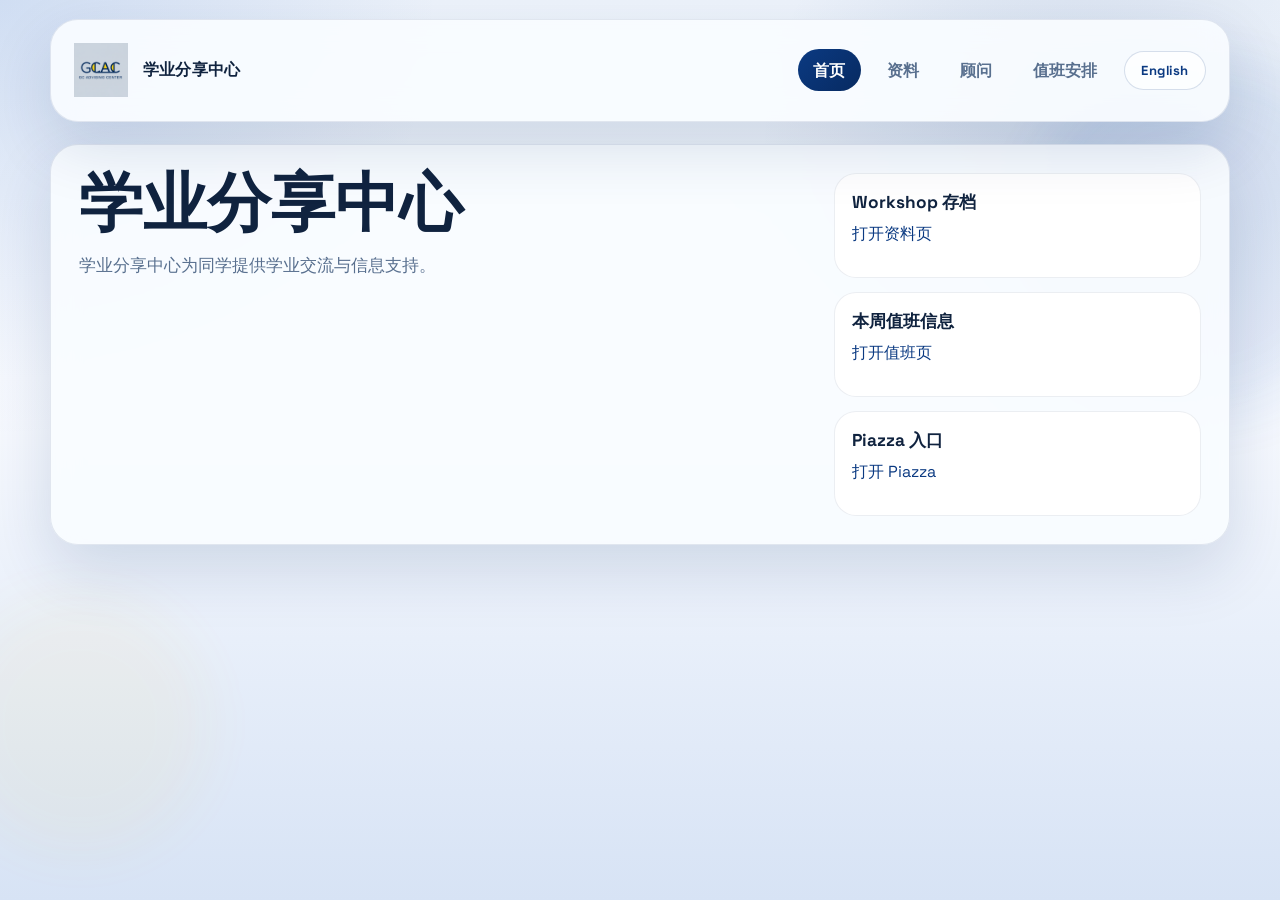
<file: index.html>
<!DOCTYPE html>
<html lang="zh-CN">
<head>
  <meta charset="UTF-8">
  <meta name="viewport" content="width=device-width, initial-scale=1.0">
  <title>GC Advising Center</title>
  <meta
    name="description"
    content="GC Advising Center with workshop materials, advisor profiles, weekday evening duty schedule, and Piazza access."
  >
  <link rel="preconnect" href="https://fonts.googleapis.com">
  <link rel="preconnect" href="https://fonts.gstatic.com" crossorigin>
  <link
    href="https://fonts.googleapis.com/css2?family=Manrope:wght@400;500;700;800&family=Space+Grotesk:wght@500;700&display=swap"
    rel="stylesheet"
  >
  <link rel="stylesheet" href="./assets/styles.css">
</head>
<body data-page="home">
  <div class="page-shell">
    <header class="topbar panel panel--nav">
      <a class="brand" href="./index.html"><img class="brand__logo" src="./assets/GCAC.png" alt="GC Advising Center logo"><span class="brand__text" id="brandText"></span></a>
      <div class="topbar__actions">
        <nav class="site-nav" id="siteNav" aria-label="Primary"></nav>
        <button class="lang-toggle" id="langToggle" type="button" aria-label="Switch language"></button>
      </div>
    </header>

    <main class="main-layout">
      <section class="hero hero--home panel panel--hero">
        <div class="hero__copy hero__copy--wide">
          <p class="eyebrow" id="siteTagline"></p>
          <h1 id="siteTitle"></h1>
          <p class="hero__description" id="siteDescription"></p>
        </div>
        <div class="hero__meta" id="homeEntryCards"></div>
      </section>
    </main>
  </div>

  <script src="./content/site-content.js"></script>
  <script src="./assets/app.js"></script>
</body>
</html>
</file>
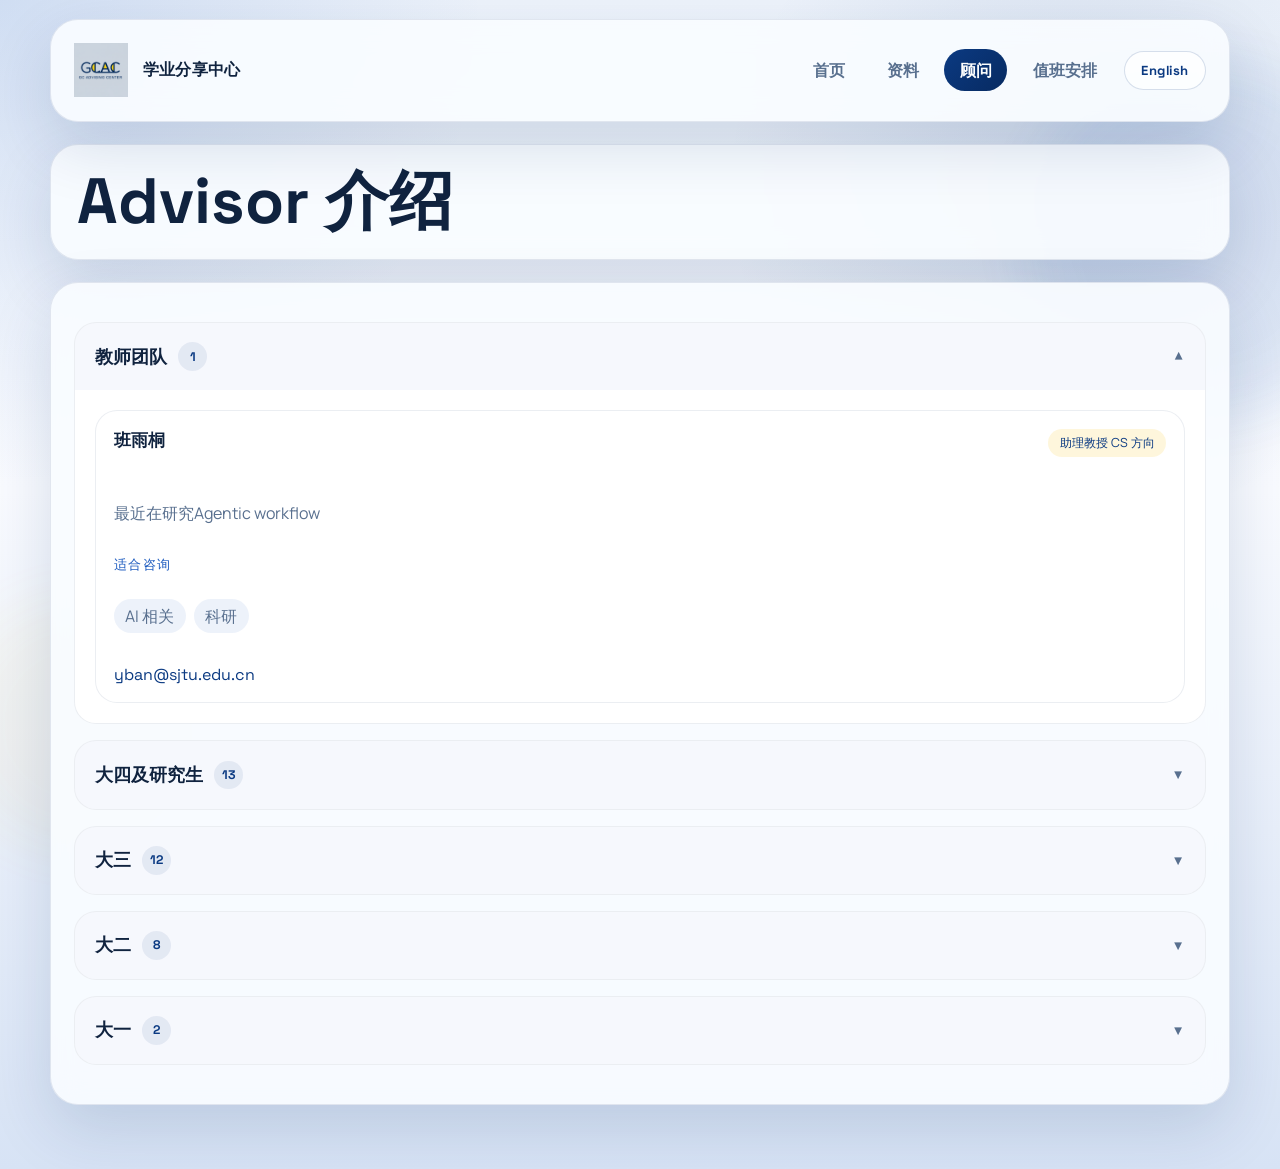
<file: advisors.html>
<!DOCTYPE html>
<html lang="zh-CN">
<head>
  <meta charset="UTF-8">
  <meta name="viewport" content="width=device-width, initial-scale=1.0">
  <title>Advisors | GC Advising Center</title>
  <meta name="description" content="Advisor profiles for the GC Advising Center.">
  <link rel="preconnect" href="https://fonts.googleapis.com">
  <link rel="preconnect" href="https://fonts.gstatic.com" crossorigin>
  <link href="https://fonts.googleapis.com/css2?family=Manrope:wght@400;500;700;800&family=Space+Grotesk:wght@500;700&display=swap" rel="stylesheet">
  <link rel="stylesheet" href="./assets/styles.css">
  
</head>
<body data-page="advisors">
  <div class="page-shell">
    <header class="topbar panel panel--nav">
      <a class="brand" href="./index.html">
        <img class="brand__logo" src="./assets/GCAC.png" alt="GC Advising Center logo">
        <span class="brand__text" id="brandText"></span>
      </a>
      <div class="topbar__actions">
        <nav class="site-nav" id="siteNav" aria-label="Primary"></nav>
        <button class="lang-toggle" id="langToggle" type="button" aria-label="Switch language"></button>
      </div>
    </header>

    <main class="main-layout">
      <section class="subpage-hero panel">
        <p class="eyebrow" id="pageKicker"></p>
        <h1 id="pageTitle"></h1>
        <p class="hero__description" id="pageDescription"></p>
      </section>

      <section class="panel">
        <div class="section-heading">
          <p class="section-kicker" id="advisorDirectoryKicker"></p>
          <h2 id="advisorDirectoryTitle"></h2>
        </div>
        <div id="accordionContainer"></div>
      </section>
    </main>
  </div>

  <script src="./content/site-content.js"></script>
  <script src="./assets/app.js"></script>
</body>
</html>
</file>
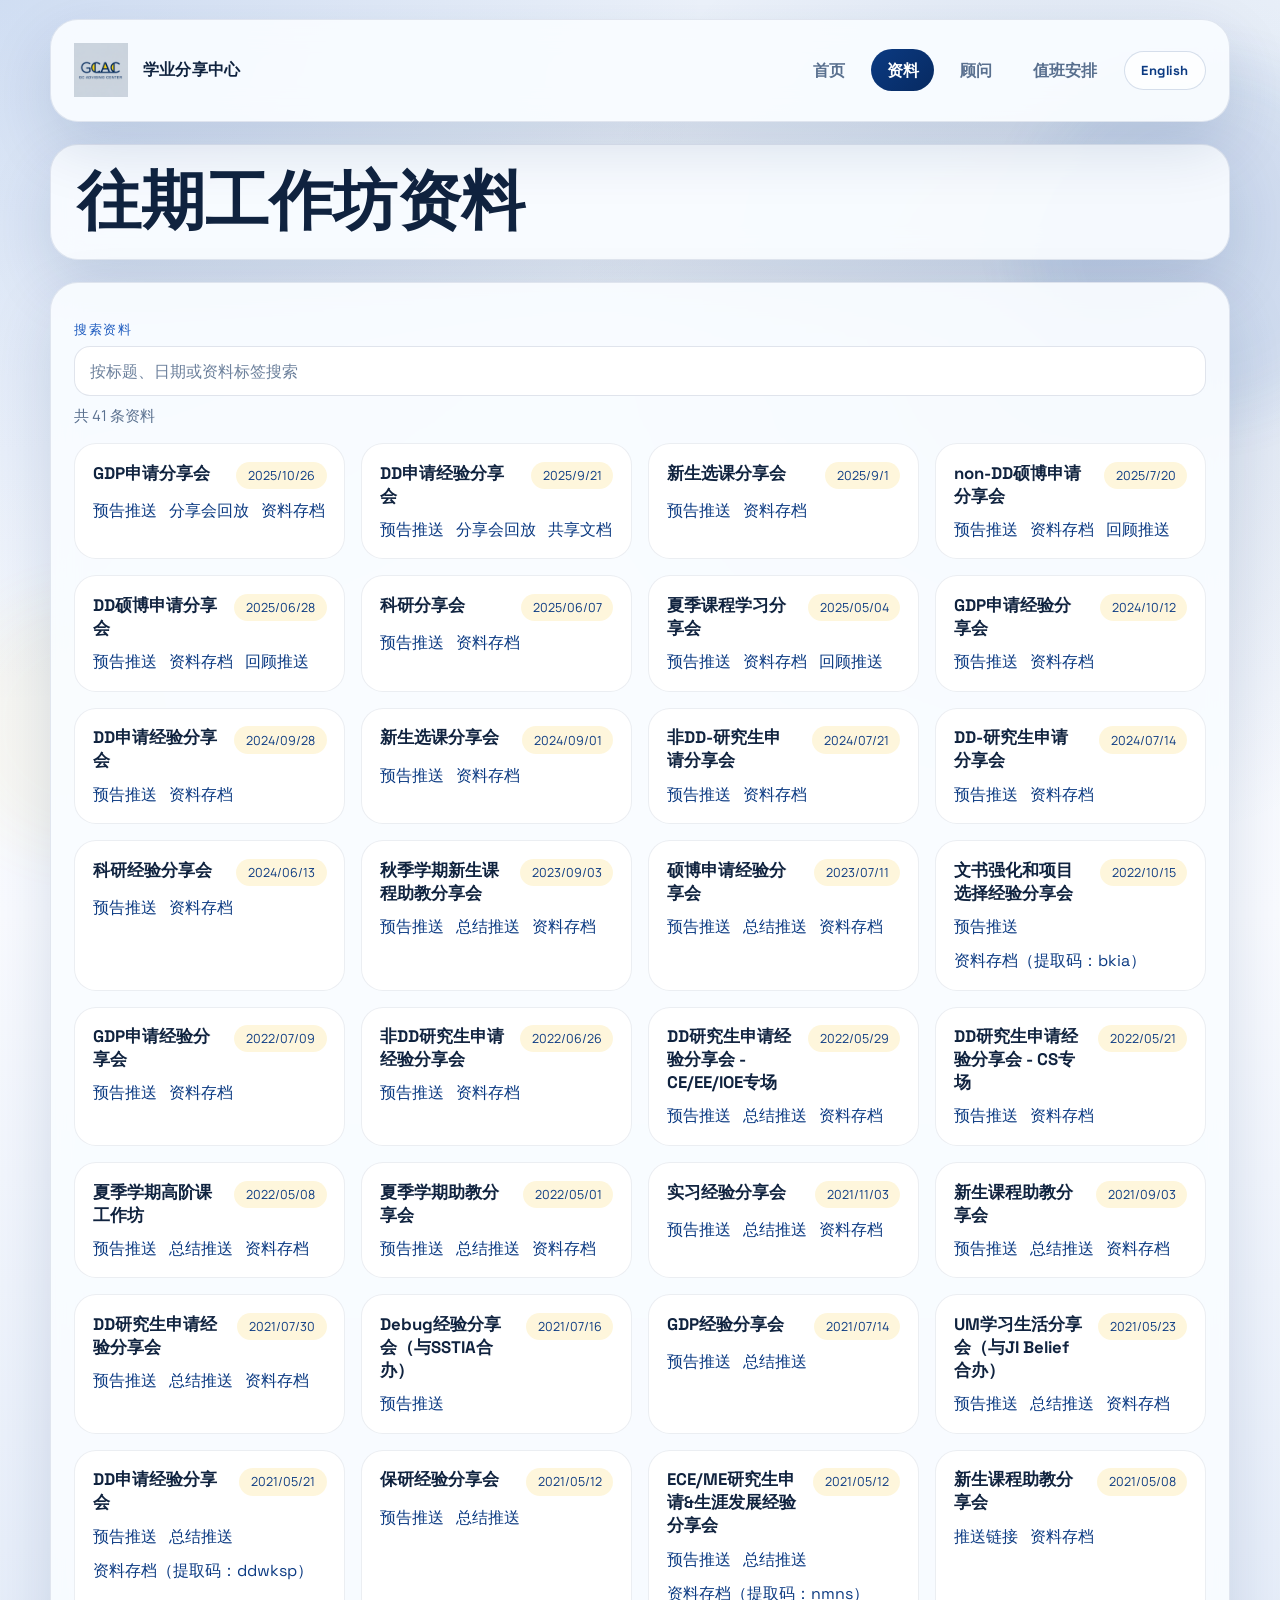
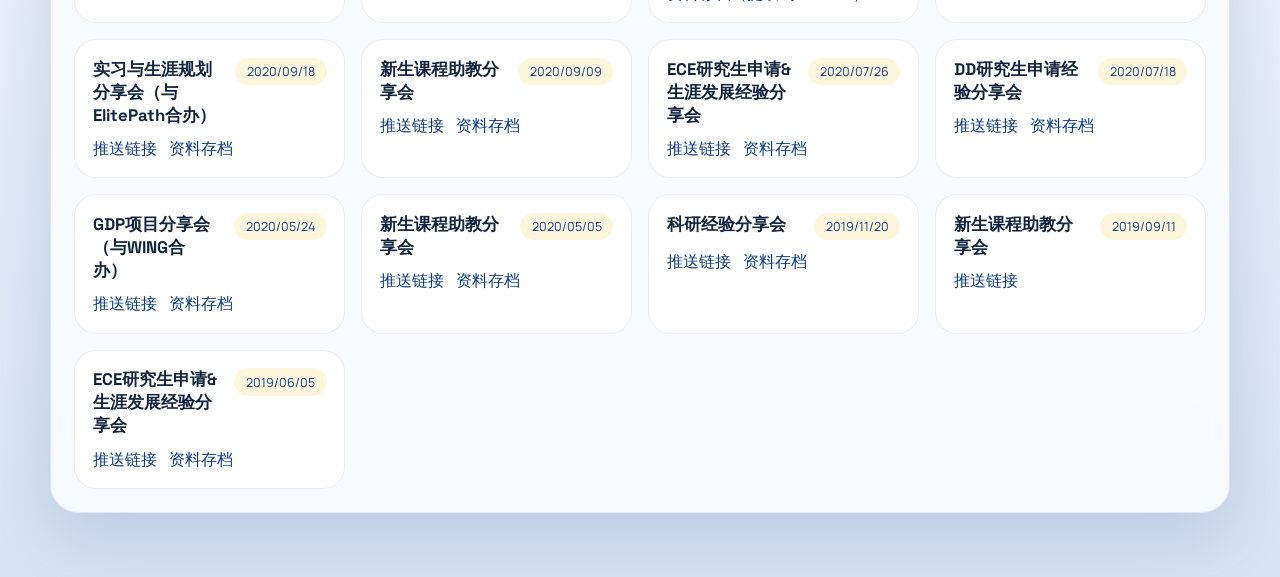
<file: archive.html>
<!DOCTYPE html>
<html lang="en">
<head>
  <meta charset="UTF-8">
  <meta http-equiv="refresh" content="0; url=./materials.html">
  <meta name="viewport" content="width=device-width, initial-scale=1.0">
  <title>Redirecting To Materials</title>
</head>
<body>
  <p>Redirecting to <a href="./materials.html">materials.html</a>...</p>
</body>
</html>
</file>
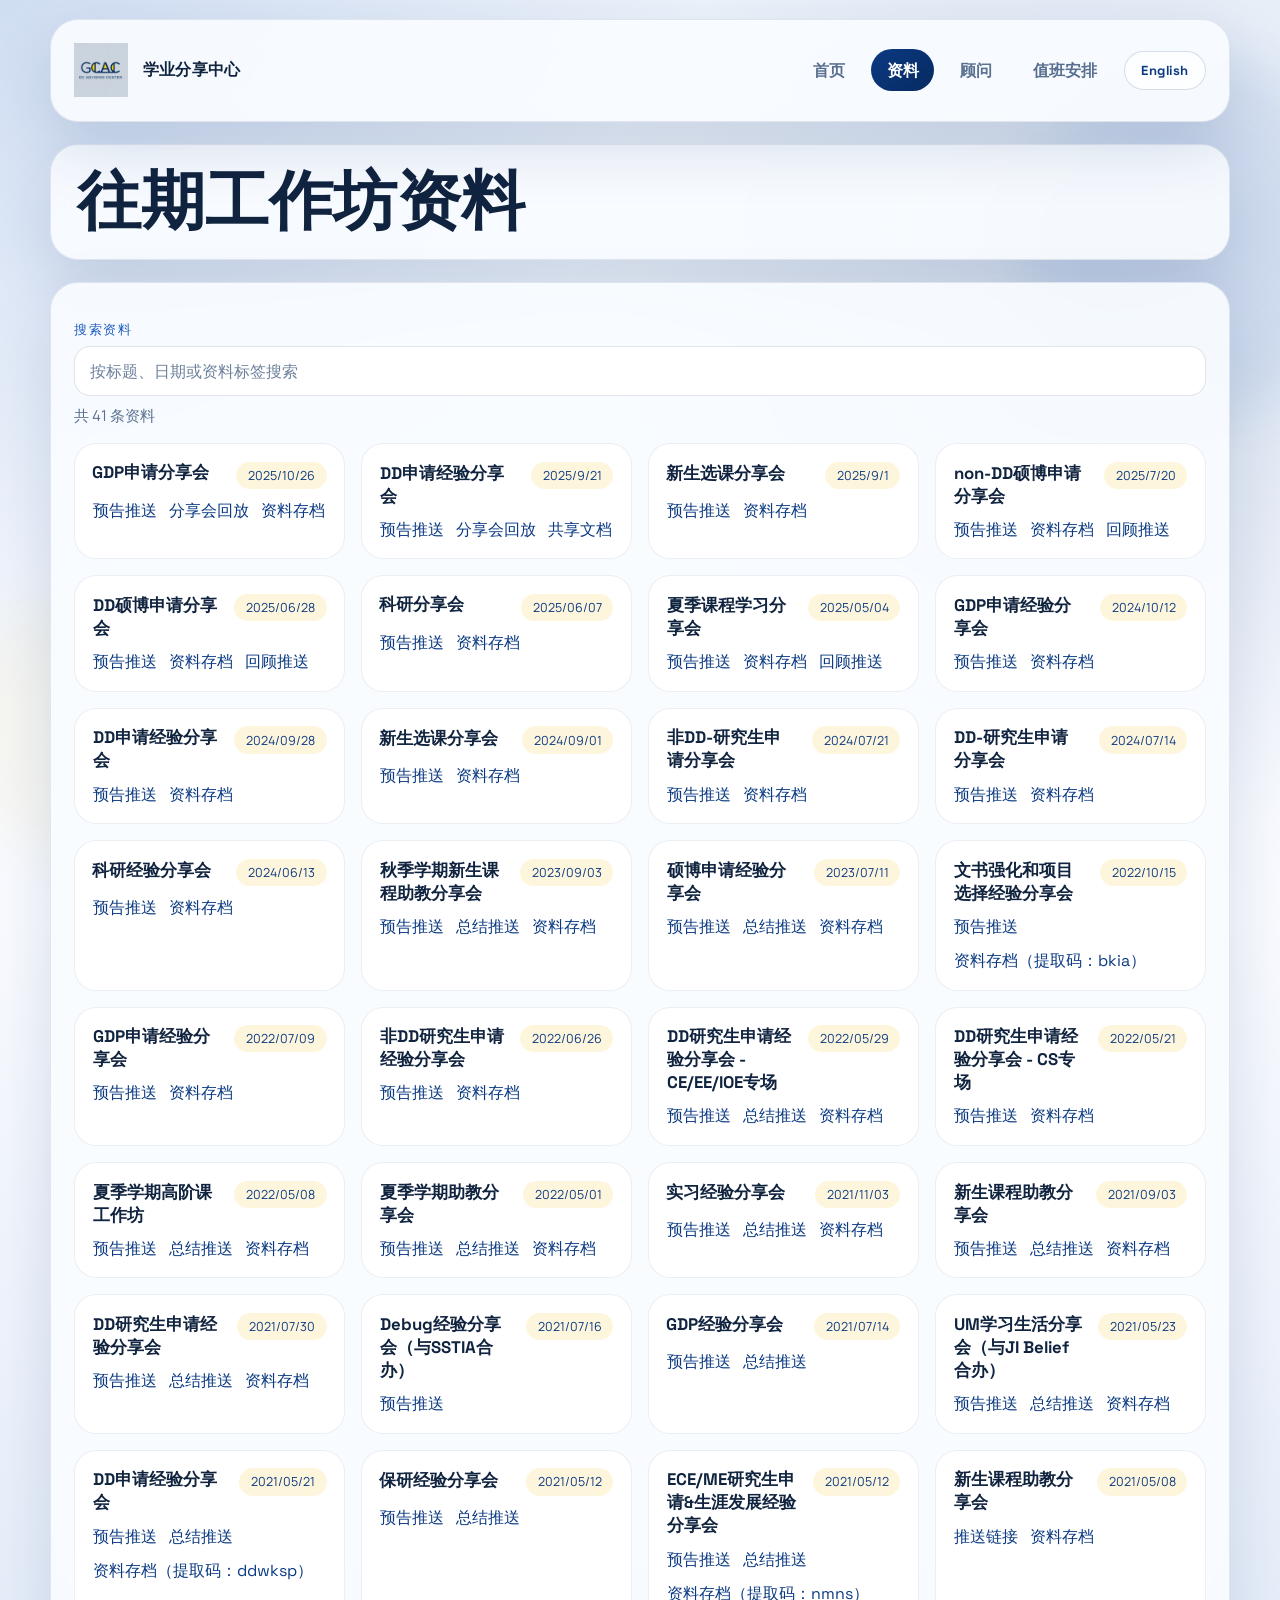
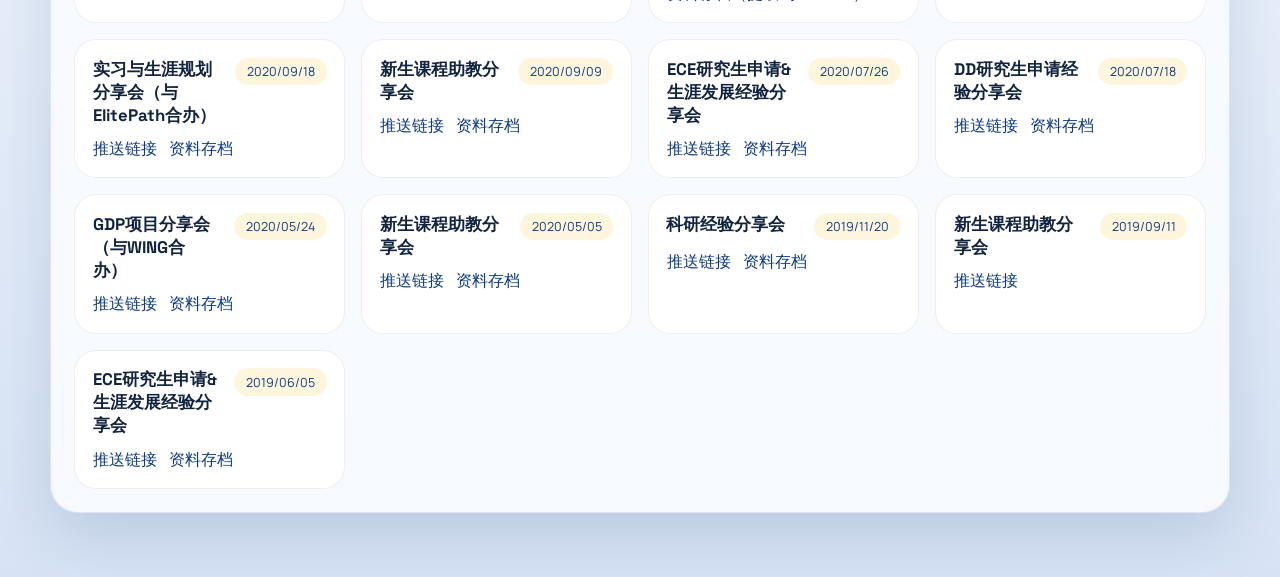
<file: materials.html>
<!DOCTYPE html>
<html lang="zh-CN">
<head>
  <meta charset="UTF-8">
  <meta name="viewport" content="width=device-width, initial-scale=1.0">
  <title>Materials | GC Advising Center</title>
  <meta
    name="description"
    content="Workshop archive and materials for the GC Advising Center."
  >
  <link rel="preconnect" href="https://fonts.googleapis.com">
  <link rel="preconnect" href="https://fonts.gstatic.com" crossorigin>
  <link
    href="https://fonts.googleapis.com/css2?family=Manrope:wght@400;500;700;800&family=Space+Grotesk:wght@500;700&display=swap"
    rel="stylesheet"
  >
  <link rel="stylesheet" href="./assets/styles.css">
</head>
<body data-page="materials">
  <div class="page-shell">
    <header class="topbar panel panel--nav">
      <a class="brand" href="./index.html"><img class="brand__logo" src="./assets/GCAC.png" alt="GC Advising Center logo"><span class="brand__text" id="brandText"></span></a>
      <div class="topbar__actions">
        <nav class="site-nav" id="siteNav" aria-label="Primary"></nav>
        <button class="lang-toggle" id="langToggle" type="button" aria-label="Switch language"></button>
      </div>
    </header>

    <main class="main-layout">
      <section class="subpage-hero panel">
        <p class="eyebrow" id="pageKicker"></p>
        <h1 id="pageTitle"></h1>
        <p class="hero__description" id="pageDescription"></p>
      </section>

      <section class="panel">
        <div class="section-heading">
          <p class="section-kicker" id="materialsArchiveKicker"></p>
          <h2 id="materialsArchiveTitle"></h2>
        </div>
        <div class="materials-search" id="materialsSearch">
          <label class="search-field" for="materialsSearchInput">
            <span class="detail-label materials-search__label" id="materialsSearchLabel"></span>
            <input
              class="search-input"
              id="materialsSearchInput"
              type="search"
              autocomplete="off"
              spellcheck="false"
            >
          </label>
          <p class="materials-search__meta" id="materialsSearchMeta"></p>
        </div>
        <div class="material-list material-list--archive" id="materialsArchive"></div>
      </section>
    </main>
  </div>

  <script src="./content/site-content.js"></script>
  <script src="./assets/app.js"></script>
</body>
</html>
</file>
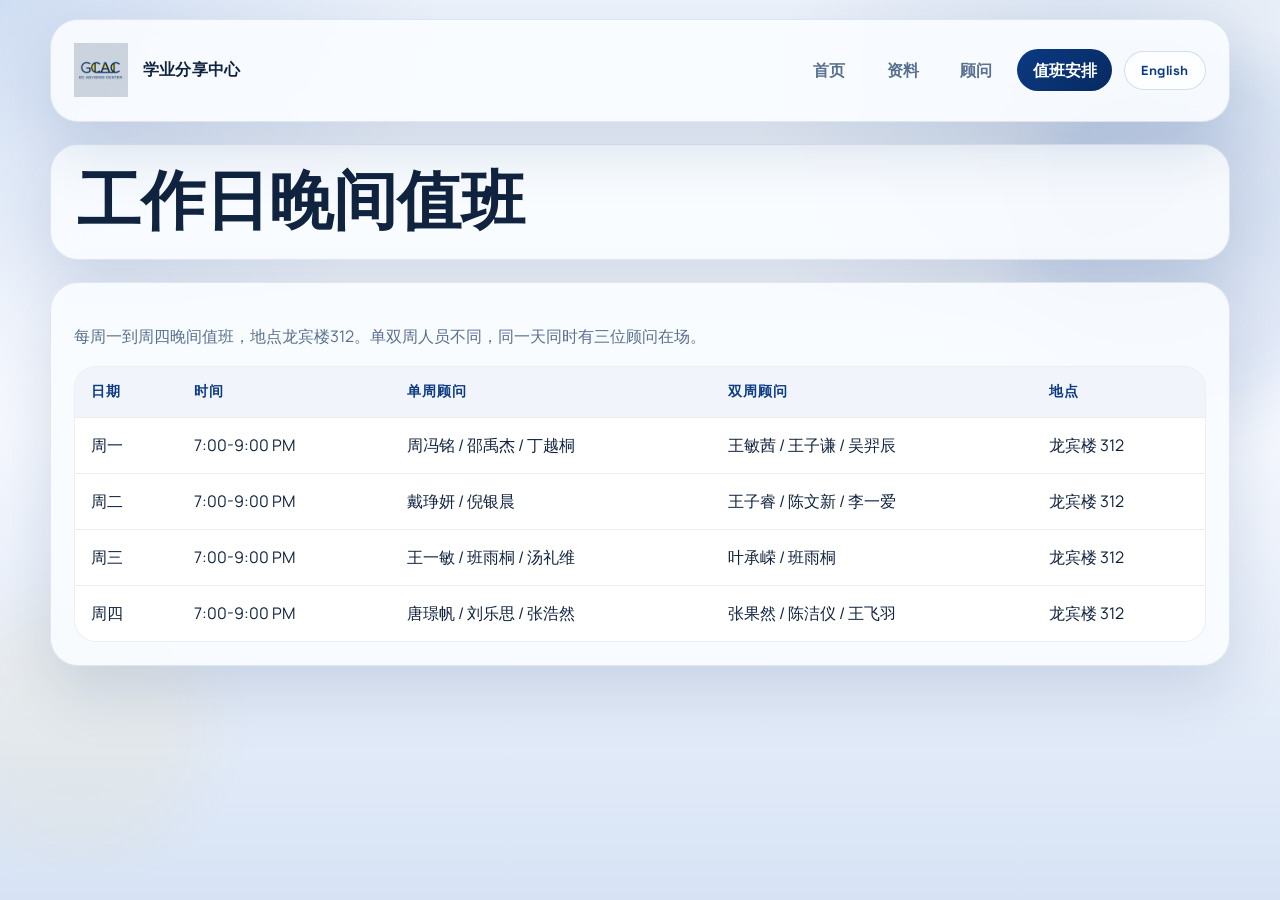
<file: schedule.html>
<!DOCTYPE html>
<html lang="zh-CN">
<head>
  <meta charset="UTF-8">
  <meta name="viewport" content="width=device-width, initial-scale=1.0">
  <title>Duty Schedule | GC Advising Center</title>
  <meta
    name="description"
    content="Weekday evening duty schedule for the GC Advising Center."
  >
  <link rel="preconnect" href="https://fonts.googleapis.com">
  <link rel="preconnect" href="https://fonts.gstatic.com" crossorigin>
  <link
    href="https://fonts.googleapis.com/css2?family=Manrope:wght@400;500;700;800&family=Space+Grotesk:wght@500;700&display=swap"
    rel="stylesheet"
  >
  <link rel="stylesheet" href="./assets/styles.css">
</head>
<body data-page="schedule">
  <div class="page-shell">
    <header class="topbar panel panel--nav">
      <a class="brand" href="./index.html"><img class="brand__logo" src="./assets/GCAC.png" alt="GC Advising Center logo"><span class="brand__text" id="brandText"></span></a>
      <div class="topbar__actions">
        <nav class="site-nav" id="siteNav" aria-label="Primary"></nav>
        <button class="lang-toggle" id="langToggle" type="button" aria-label="Switch language"></button>
      </div>
    </header>

    <main class="main-layout">
      <section class="subpage-hero panel">
        <p class="eyebrow" id="pageKicker"></p>
        <h1 id="pageTitle"></h1>
        <p class="hero__description" id="pageDescription"></p>
      </section>

      <section class="panel">
        <div class="section-heading">
          <p class="section-kicker" id="scheduleTableKicker"></p>
          <h2 id="scheduleTableTitle"></h2>
        </div>
        <p class="section-intro" id="scheduleIntro"></p>
        <div class="table-shell">
          <table class="schedule-table" id="dutyScheduleTable"></table>
        </div>
      </section>
    </main>
  </div>

  <script src="./content/site-content.js"></script>
  <script src="./assets/app.js"></script>
</body>
</html>
</file>
<file: assets/styles.css>
:root {
  --bg: #edf3fb;
  --bg-deep: #d7e3f5;
  --surface: rgba(249, 252, 255, 0.92);
  --surface-strong: #ffffff;
  --line: rgba(10, 44, 96, 0.1);
  --line-strong: rgba(10, 44, 96, 0.18);
  --text: #10233f;
  --muted: #59708f;
  --highlight: #0b3a82;
  --highlight-strong: #072a61;
  --highlight-soft: rgba(11, 58, 130, 0.1);
  --accent: #1d5bbf;
  --accent-soft: rgba(244, 198, 42, 0.16);
  --shadow: 0 24px 64px rgba(10, 44, 96, 0.14);
}

* {
  box-sizing: border-box;
}

html {
  scroll-behavior: smooth;
}

body {
  margin: 0;
  min-height: 100vh;
  font-family: "Manrope", "Segoe UI", sans-serif;
  color: var(--text);
  background:
    radial-gradient(circle at top left, rgba(29, 91, 191, 0.14), transparent 28%),
    radial-gradient(circle at 84% 16%, rgba(11, 58, 130, 0.12), transparent 24%),
    linear-gradient(180deg, var(--bg), #f9fbff 42%, var(--bg-deep) 100%);
}

body::before,
body::after {
  content: "";
  position: fixed;
  z-index: -1;
  border-radius: 999px;
  filter: blur(28px);
  opacity: 0.72;
}

body::before {
  width: 22rem;
  height: 22rem;
  top: 4rem;
  right: -6rem;
  background: rgba(29, 91, 191, 0.12);
}

body::after {
  width: 16rem;
  height: 16rem;
  bottom: 3rem;
  left: -3rem;
  background: rgba(244, 198, 42, 0.08);
}

.page-shell {
  width: min(1180px, calc(100% - 2rem));
  margin: 0 auto;
  padding: 1.2rem 0 4rem;
}

.main-layout {
  display: grid;
  gap: 1.35rem;
}

.panel {
  border: 1px solid var(--line);
  border-radius: 28px;
  background: var(--surface);
  box-shadow: var(--shadow);
  backdrop-filter: blur(14px);
  padding: 1.45rem;
}

.panel--nav {
  display: flex;
  justify-content: space-between;
  align-items: center;
  gap: 1rem;
  margin-bottom: 1.4rem;
  position: sticky;
  top: 1rem;
  z-index: 10;
}

.brand,
.nav-link,
.button,
.button--ghost,
.overview-card,
.text-link {
  text-decoration: none;
}

.brand {
  display: inline-flex;
  align-items: center;
  gap: 0.9rem;
  color: var(--text);
}

.brand__logo {
  display: block;
  width: auto;
  height: 54px;
  object-fit: contain;
}

.brand__text {
  font-family: "Space Grotesk", "Segoe UI", sans-serif;
  font-size: 1rem;
  font-weight: 700;
  letter-spacing: 0.02em;
}

.bilingual {
  display: inline-grid;
  gap: 0.16rem;
}

.bilingual--inline {
  display: inline-flex;
  flex-wrap: wrap;
  gap: 0.32rem;
  align-items: baseline;
}

.bilingual__zh {
  font-weight: 700;
  letter-spacing: 0.01em;
}

.bilingual__en {
  font-size: 0.86em;
  font-weight: 600;
  letter-spacing: 0.01em;
  opacity: 0.66;
}

.site-nav {
  display: flex;
  flex-wrap: wrap;
  justify-content: flex-end;
  gap: 0.65rem;
}

.topbar__actions {
  display: flex;
  align-items: center;
  gap: 0.75rem;
  margin-left: auto;
}

.nav-link {
  padding: 0.6rem 0.96rem;
  border-radius: 999px;
  color: var(--muted);
  font-weight: 700;
  transition: background-color 160ms ease, color 160ms ease, transform 160ms ease, box-shadow 160ms ease;
}

.nav-link:hover,
.nav-link:focus-visible {
  color: var(--highlight);
  background: rgba(255, 255, 255, 0.68);
  box-shadow: inset 0 0 0 1px rgba(29, 91, 191, 0.08);
  transform: translateY(-1px);
}

.nav-link--active {
  color: #fdfefe;
  background: linear-gradient(135deg, var(--highlight), var(--highlight-strong));
}

.lang-toggle {
  appearance: none;
  border: 1px solid rgba(11, 58, 130, 0.16);
  background: rgba(255, 255, 255, 0.72);
  color: var(--highlight);
  border-radius: 999px;
  padding: 0.62rem 1rem;
  font-family: "Space Grotesk", "Segoe UI", sans-serif;
  font-size: 0.82rem;
  font-weight: 700;
  letter-spacing: 0.04em;
  cursor: pointer;
  transition: transform 160ms ease, box-shadow 160ms ease, border-color 160ms ease, background-color 160ms ease;
}

.lang-toggle:hover,
.lang-toggle:focus-visible {
  transform: translateY(-1px);
  background: #ffffff;
  border-color: rgba(11, 58, 130, 0.28);
  box-shadow: inset 0 0 0 1px rgba(29, 91, 191, 0.08);
}

.nav-link .bilingual {
  gap: 0.02rem;
  text-align: center;
}

.nav-link .bilingual__zh {
  font-size: 0.74rem;
  line-height: 1.14;
}

.nav-link .bilingual__en {
  font-size: 0.63rem;
  line-height: 1.06;
  opacity: 0.78;
}

.hero--home {
  display: grid;
  grid-template-columns: minmax(0, 1.8fr) minmax(280px, 0.9fr);
  gap: 1.35rem;
  padding: 1.75rem;
}

.hero__copy {
  display: grid;
  align-content: start;
}

.hero__meta {
  display: grid;
  gap: 0.9rem;
}

.subpage-hero {
  padding: 1.65rem;
}

.eyebrow,
.section-kicker,
.meta-label,
.detail-label {
  margin: 0 0 0.7rem;
  font-family: "Space Grotesk", "Segoe UI", sans-serif;
  font-size: 0.79rem;
  letter-spacing: 0.12em;
  text-transform: uppercase;
  color: var(--accent);
}

#siteTitle,
.subpage-hero h1 {
  margin: 0;
  font-family: "Space Grotesk", "Segoe UI", sans-serif;
  font-size: clamp(2.5rem, 5vw, 4.4rem);
  line-height: 0.96;
  max-width: 12ch;
}

#siteTitle .bilingual,
.subpage-hero h1 .bilingual,
.section-heading h2 .bilingual,
.card__title .bilingual,
.hero__description .bilingual,
.section-intro .bilingual,
.card__body .bilingual,
.meta-value .bilingual,
.brand__text .bilingual {
  gap: 0.16rem;
}

#siteTitle .bilingual__zh,
.subpage-hero h1 .bilingual__zh {
  font-size: 1em;
  line-height: 0.98;
}

#siteTitle .bilingual__en,
.subpage-hero h1 .bilingual__en {
  font-size: 0.38em;
  line-height: 1.15;
  text-transform: none;
  letter-spacing: 0.04em;
  opacity: 0.52;
}

.section-heading h2 .bilingual__zh,
.card__title .bilingual__zh {
  font-size: 1em;
}

.section-heading h2 .bilingual__en,
.card__title .bilingual__en {
  font-size: 0.68em;
  opacity: 0.58;
}

.hero__description .bilingual__en,
.section-intro .bilingual__en,
.card__body .bilingual__en,
.meta-value .bilingual__en {
  font-size: 0.78em;
  line-height: 1.6;
  opacity: 0.62;
}

.brand__text .bilingual__zh {
  font-size: 1em;
}

.brand__text .bilingual__en {
  font-size: 0.7em;
  letter-spacing: 0.08em;
  text-transform: uppercase;
  opacity: 0.5;
}

.hero__description,
.section-intro,
.card__body,
.meta-value {
  color: var(--muted);
  line-height: 1.75;
}

.hero__description {
  margin: 1rem 0 0;
  max-width: 46rem;
  font-size: 1.04rem;
}

.hero__actions,
.material-links {
  display: flex;
  flex-wrap: wrap;
  gap: 0.75rem;
}

.hero__actions {
  margin-top: 1.35rem;
}

.button,
.button--ghost {
  display: inline-flex;
  align-items: center;
  justify-content: center;
  min-width: 210px;
  padding: 0.92rem 1.28rem;
  border-radius: 999px;
  font-weight: 800;
  transition: transform 160ms ease, box-shadow 160ms ease, border-color 160ms ease, background-color 160ms ease;
}

.button .bilingual,
.button--ghost .bilingual {
  justify-items: center;
  text-align: center;
}

.button .bilingual__zh,
.button--ghost .bilingual__zh {
  font-size: 1em;
}

.button .bilingual__en,
.button--ghost .bilingual__en {
  font-size: 0.66em;
  opacity: 0.74;
}

.button {
  color: #fdfefe;
  background: linear-gradient(135deg, #1d5bbf, #0b3a82);
  box-shadow: 0 14px 32px rgba(11, 58, 130, 0.24);
}

.button--ghost {
  color: var(--highlight);
  background: rgba(255, 255, 255, 0.72);
  border: 1px solid rgba(11, 58, 130, 0.16);
}

.button:hover,
.button--ghost:hover,
.button:focus-visible,
.button--ghost:focus-visible,
.overview-card:hover,
.overview-card:focus-visible,
.text-link:hover,
.text-link:focus-visible {
  transform: translateY(-2px);
}

.meta-card,
.card,
.overview-card {
  border-radius: 22px;
  border: 1px solid rgba(10, 44, 96, 0.08);
  background: var(--surface-strong);
}

.meta-card {
  padding: 1rem 1.05rem;
}

.meta-card p,
.section-heading h2,
.section-heading p,
.card__title,
.material-meta,
.detail-label {
  margin: 0;
}

.section-heading {
  display: grid;
  gap: 0.3rem;
  margin-bottom: 1rem;
}

.materials-search {
  display: grid;
  gap: 0.55rem;
  margin-bottom: 1rem;
}

.materials-search__label {
  margin-bottom: 0;
}

.search-field {
  display: grid;
  gap: 0.45rem;
}

.search-input {
  width: 100%;
  min-height: 3rem;
  padding: 0.8rem 0.95rem;
  border: 1px solid rgba(10, 44, 96, 0.12);
  border-radius: 16px;
  background: rgba(255, 255, 255, 0.86);
  color: var(--text);
  font: inherit;
  transition: border-color 160ms ease, box-shadow 160ms ease, background-color 160ms ease;
}

.search-input::placeholder {
  color: var(--muted);
  opacity: 0.88;
}

.search-input:focus {
  outline: none;
  border-color: rgba(11, 58, 130, 0.32);
  background: #ffffff;
  box-shadow: 0 0 0 4px rgba(29, 91, 191, 0.08);
}

.materials-search__meta {
  margin: 0;
  color: var(--muted);
  font-size: 0.94rem;
  line-height: 1.5;
}

.section-heading--split {
  grid-template-columns: minmax(0, 1fr) auto;
  align-items: center;
  gap: 1rem;
}

.section-heading h2,
.card__title {
  font-family: "Space Grotesk", "Segoe UI", sans-serif;
}

.section-heading h2 {
  font-size: 1.5rem;
}

.overview-grid,
.material-list,
.advisor-grid {
  display: grid;
  gap: 1rem;
}

.overview-grid {
  grid-template-columns: repeat(auto-fit, minmax(220px, 1fr));
}

.overview-card {
  display: grid;
  gap: 0.55rem;
  min-height: 190px;
  padding: 1.15rem;
  color: inherit;
}

.material-list {
  grid-template-columns: repeat(auto-fit, minmax(240px, 1fr));
}

.material-list--archive {
  grid-template-columns: repeat(auto-fit, minmax(260px, 1fr));
}

.advisor-grid {
  grid-template-columns: repeat(auto-fit, minmax(250px, 1fr));
}

.accordion-group {
  margin-bottom: 1rem;
  border: 1px solid rgba(10, 44, 96, 0.08);
  border-radius: 22px;
  overflow: hidden;
  background: var(--surface-strong);
}

.accordion-header {
  width: 100%;
  display: flex;
  justify-content: space-between;
  align-items: center;
  gap: 1rem;
  padding: 1.2rem 1.25rem;
  border: 0;
  background: rgba(29, 91, 191, 0.04);
  color: var(--text);
  text-align: left;
  cursor: pointer;
  transition: background-color 160ms ease;
}

.accordion-header:hover,
.accordion-header:focus-visible {
  background: rgba(29, 91, 191, 0.08);
}

.accordion-title {
  display: flex;
  align-items: center;
  gap: 0.7rem;
  margin: 0;
  font-family: "Space Grotesk", "Segoe UI", sans-serif;
  font-size: 1.1rem;
}

.accordion-title__count {
  display: inline-flex;
  align-items: center;
  justify-content: center;
  min-width: 1.8rem;
  height: 1.8rem;
  padding: 0 0.45rem;
  border-radius: 999px;
  background: rgba(11, 58, 130, 0.08);
  color: var(--highlight);
  font-size: 0.78rem;
  font-weight: 700;
}

.accordion-icon {
  color: var(--muted);
  transition: transform 160ms ease;
}

.accordion-group.active .accordion-icon {
  transform: rotate(180deg);
}

.accordion-content {
  display: none;
  padding: 1.25rem;
}

.accordion-group.active .accordion-content {
  display: block;
}

.accordion-grid {
  display: grid;
  grid-template-columns: repeat(auto-fit, minmax(250px, 1fr));
  gap: 1rem;
}

.card {
  padding: 1.1rem;
}

.material-card--empty {
  text-align: center;
}

.advisor-card {
  display: grid;
  gap: 0.9rem;
}

.advisor-card__email {
  display: inline-flex;
  align-items: center;
  width: fit-content;
}

.card__title-row {
  display: flex;
  justify-content: space-between;
  gap: 1rem;
  align-items: flex-start;
  margin-bottom: 0.7rem;
}

.card__title {
  font-size: 1.05rem;
}

.quick-link__arrow,
.text-link,
.material-meta {
  font-family: "Space Grotesk", "Segoe UI", sans-serif;
}

.quick-link__arrow,
.text-link {
  color: var(--highlight);
}

.quick-link__arrow {
  margin-top: auto;
}

.material-meta {
  margin-bottom: 0.7rem;
  font-size: 0.84rem;
  color: var(--accent);
}

.pill {
  display: inline-flex;
  align-items: center;
  padding: 0.32rem 0.72rem;
  border-radius: 999px;
  background: var(--accent-soft);
  color: var(--highlight);
  font-size: 0.78rem;
  white-space: nowrap;
}

.pill .bilingual--inline,
.schedule-table th .bilingual--inline,
.schedule-table td .bilingual--inline,
.tag-list .bilingual--inline,
.material-meta .bilingual--inline,
.detail-label .bilingual--inline,
.section-kicker .bilingual--inline,
.quick-link__arrow .bilingual--inline {
  gap: 0.22rem;
}

.pill .bilingual__en,
.schedule-table th .bilingual__en,
.schedule-table td .bilingual__en,
.tag-list .bilingual__en,
.material-meta .bilingual__en,
.detail-label .bilingual__en,
.section-kicker .bilingual__en,
.quick-link__arrow .bilingual__en {
  font-size: 0.76em;
  opacity: 0.68;
}

.tag-list {
  display: flex;
  flex-wrap: wrap;
  gap: 0.5rem;
  margin: 0.7rem 0 1rem;
  padding: 0;
  list-style: none;
}

.tag-list li {
  padding: 0.34rem 0.72rem;
  border-radius: 999px;
  background: rgba(29, 91, 191, 0.08);
  color: var(--muted);
}

.table-shell {
  overflow-x: auto;
  border-radius: 22px;
  border: 1px solid rgba(10, 44, 96, 0.08);
  background: var(--surface-strong);
}

.schedule-table {
  width: 100%;
  min-width: 720px;
  border-collapse: collapse;
}

.schedule-table th,
.schedule-table td {
  padding: 1rem;
  text-align: left;
  border-bottom: 1px solid rgba(10, 44, 96, 0.08);
}

.schedule-table th {
  font-family: "Space Grotesk", "Segoe UI", sans-serif;
  font-size: 0.85rem;
  letter-spacing: 0.06em;
  text-transform: uppercase;
  color: var(--highlight);
  background: rgba(29, 91, 191, 0.06);
}

.schedule-table tbody tr:last-child td {
  border-bottom: none;
}

.fade-in {
  opacity: 0;
  transform: translateY(12px);
  animation: fadeUp 480ms ease forwards;
}

.fade-in:nth-child(2) {
  animation-delay: 70ms;
}

.fade-in:nth-child(3) {
  animation-delay: 140ms;
}

.fade-in:nth-child(4) {
  animation-delay: 210ms;
}

@keyframes fadeUp {
  to {
    opacity: 1;
    transform: translateY(0);
  }
}

@media (max-width: 980px) {
  .panel--nav {
    align-items: flex-start;
    flex-direction: column;
  }

  .topbar__actions {
    width: 100%;
    align-items: stretch;
    flex-direction: column;
    margin-left: 0;
  }

  .site-nav {
    justify-content: flex-start;
  }

  .hero--home,
  .section-heading--split {
    grid-template-columns: 1fr;
  }
}

@media (max-width: 640px) {
  .page-shell {
    width: min(100% - 1rem, 100%);
    padding-top: 0.8rem;
  }

  .panel,
  .meta-card,
  .card,
  .overview-card {
    border-radius: 20px;
  }

  .panel {
    padding: 1.15rem;
  }

  .brand {
    align-items: flex-start;
    flex-direction: column;
    gap: 0.5rem;
  }

  .topbar__actions,
  .site-nav {
    width: 100%;
  }

  .lang-toggle {
    width: 100%;
  }

  .brand__logo {
    height: 46px;
  }

  #siteTitle,
  .subpage-hero h1 {
    font-size: clamp(2.1rem, 11vw, 3.3rem);
  }

  .card__title-row {
    flex-direction: column;
    align-items: flex-start;
  }

  .button,
  .button--ghost {
    width: 100%;
    min-width: 0;
  }

  .schedule-table {
    min-width: 620px;
  }
}

.hero--landing {
  padding: 1.85rem;
}

.hero__copy--wide {
  max-width: 68rem;
}

.home-priority-grid {
  display: grid;
  grid-template-columns: minmax(320px, 0.95fr) minmax(0, 1.35fr);
  gap: 1.35rem;
}

.button--compact {
  min-width: 0;
  padding-inline: 1rem;
}

.advisor-grid--home {
  grid-template-columns: 1fr;
}

.duty-card {
  display: grid;
  gap: 1rem;
}

.duty-list {
  display: grid;
  gap: 0.8rem;
}

.duty-item {
  display: grid;
  gap: 0.3rem;
  padding: 0.85rem 0.95rem;
  border-radius: 18px;
  background: rgba(29, 91, 191, 0.05);
  border: 1px solid rgba(10, 44, 96, 0.06);
}

.duty-item__value {
  margin: 0;
  color: var(--text);
  line-height: 1.6;
}

@media (max-width: 980px) {
  .home-priority-grid {
    grid-template-columns: 1fr;
  }
}

.hero--simple {
  padding: 1.55rem 1.7rem;
}

.hero--simple #siteTitle {
  max-width: 16ch;
  font-size: clamp(2.2rem, 4vw, 3.6rem);
}

.hero--simple .hero__description {
  margin-top: 0.85rem;
  max-width: 52rem;
}

.material-list--stacked {
  grid-template-columns: 1fr;
}

@media (max-width: 980px) {
  .hero--simple {
    padding: 1.35rem;
  }
}
.hero__meta .overview-card {
  min-height: 0;
  padding: 1rem 1.05rem;
}

.hero__meta .card__title {
  font-size: 1.08rem;
}

.hero__meta .card__body {
  line-height: 1.65;
}
</file>
